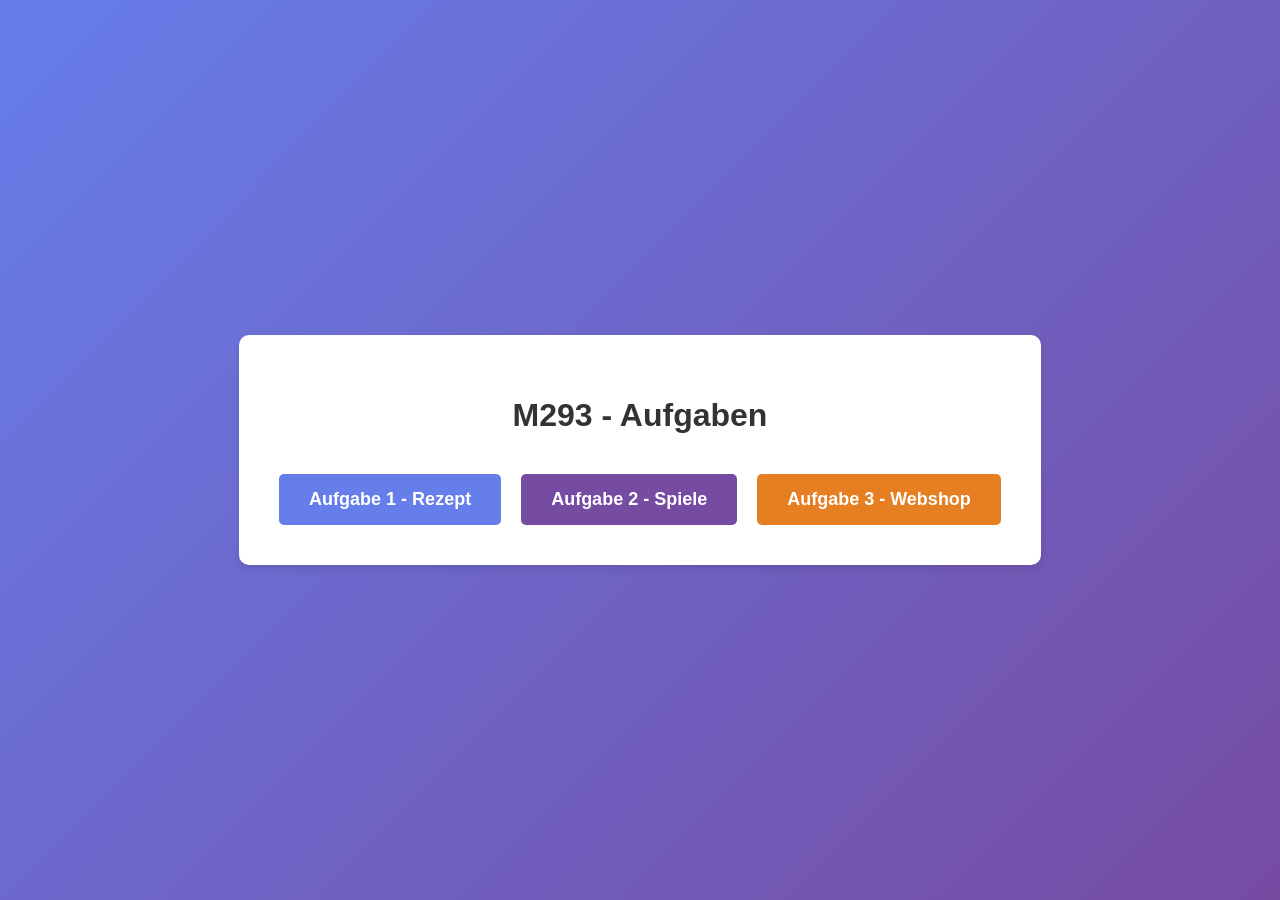
<file: index.html>
<!DOCTYPE html>
<html lang="de">
<head>
    <meta charset="UTF-8">
    <meta name="viewport" content="width=device-width, initial-scale=1.0">
    <title>M293 - Aufgaben</title>
    <style>
        body {
            font-family: Arial, sans-serif;
            display: flex;
            justify-content: center;
            align-items: center;
            height: 100vh;
            margin: 0;
            background: linear-gradient(135deg, #667eea 0%, #764ba2 100%);
        }
        .container {
            text-align: center;
            background: white;
            padding: 40px;
            border-radius: 10px;
            box-shadow: 0 4px 6px rgba(0, 0, 0, 0.1);
        }
        h1 {
            color: #333;
            margin-bottom: 40px;
        }
        .links {
            display: flex;
            gap: 20px;
            justify-content: center;
            flex-wrap: wrap;
        }
        a {
            padding: 15px 30px;
            font-size: 18px;
            text-decoration: none;
            border-radius: 5px;
            transition: background-color 0.3s;
            color: white;
            font-weight: bold;
        }
        .aufgabe1 {
            background-color: #667eea;
        }
        .aufgabe1:hover {
            background-color: #5568d3;
        }
        .aufgabe2 {
            background-color: #764ba2;
        }
        .aufgabe2:hover {
            background-color: #654a8a;
        }
        .aufgabe3 {
            background-color: #e67e22;
        }
        .aufgabe3:hover {
            background-color: #cf711d;
        }
    </style>
</head>
<body>
    <div class="container">
        <h1>M293 - Aufgaben</h1>
        <div class="links">
            <a href="Au.1/Rezept_Trileqe.html" class="aufgabe1">Aufgabe 1 - Rezept</a>
            <a href="Au.2/GeileSpiele.html" class="aufgabe2">Aufgabe 2 - Spiele</a>
            <a href="Au.3/index.html" class="aufgabe3">Aufgabe 3 - Webshop</a>
        </div>
    </div>
</body>
</html>
</file>
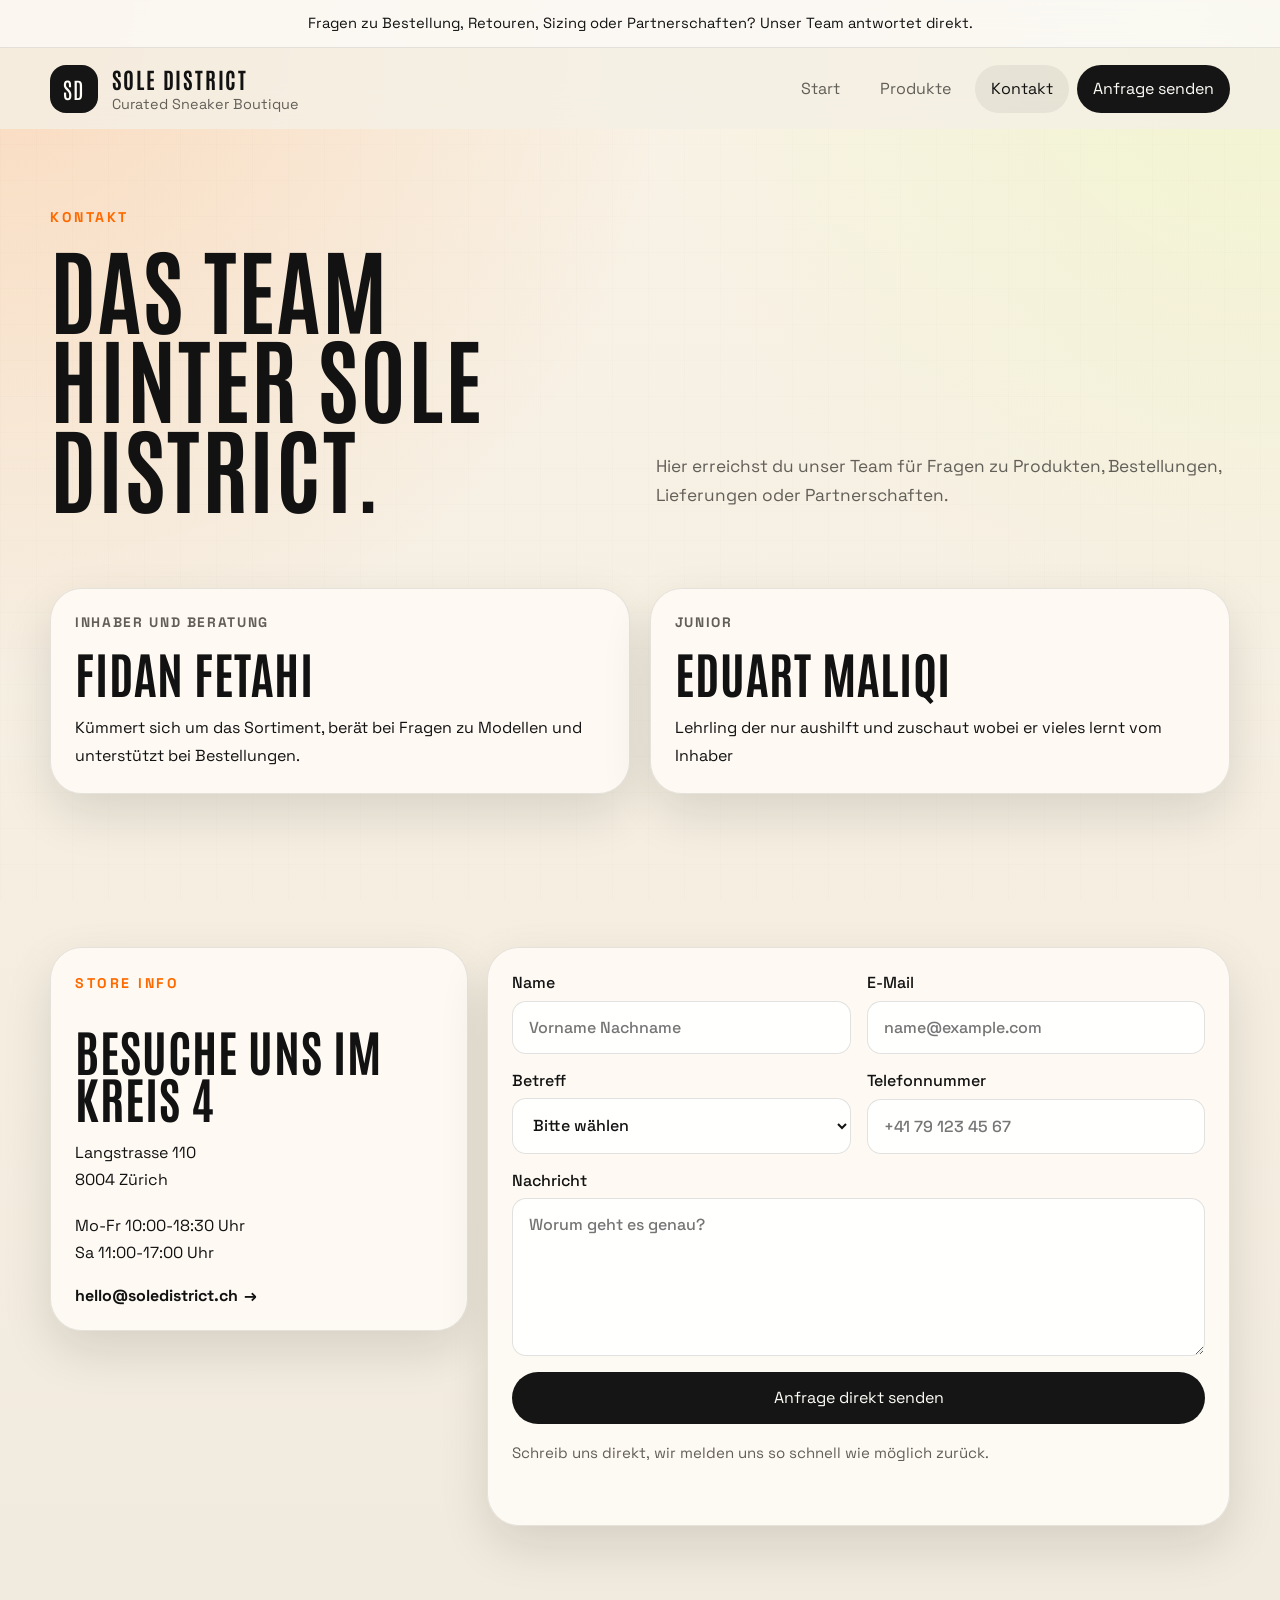
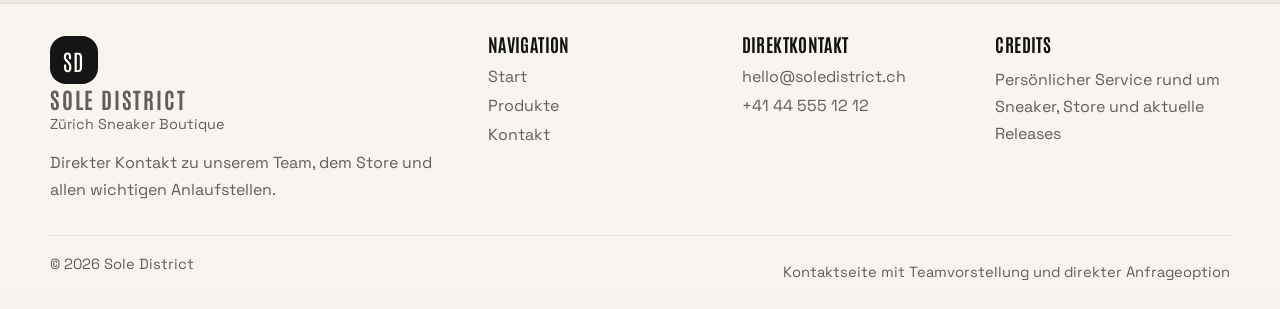
<file: Au.3/kontakt.html>
﻿<!DOCTYPE html>
<html lang='de-CH'>
<head>
  <meta charset='UTF-8'>
  <meta name='viewport' content='width=device-width, initial-scale=1.0'>
  <title>Sole District | Kontakt</title>
  <meta name='description' content='Kontaktseite mit Teamvorstellung und direkter Anfrageoption.'>
  <link rel="icon" type="image/svg+xml" href="assets/img/favicon.svg">
  <link rel='preconnect' href='https://fonts.googleapis.com'>
  <link rel='preconnect' href='https://fonts.gstatic.com' crossorigin>
  <link href='https://fonts.googleapis.com/css2?family=Antonio:wght@400;600;700&family=Space+Grotesk:wght@400;500;700&display=swap' rel='stylesheet'>
  <link rel='stylesheet' href='assets/css/styles.css'>
  <script defer src='assets/js/mobile-nav.js'></script>
  <script defer src='assets/js/form-submissions.js'></script>
</head>
<body data-page='contact'>
  <div class='site-shell'>
    <header class='site-header'>
      <div class='topbar'>
        <p>Fragen zu Bestellung, Retouren, Sizing oder Partnerschaften? Unser Team antwortet direkt.</p>
      </div>
      <div class='nav-wrap container'>
        <a class='brand' href='index.html' aria-label='Sole District Startseite'>
          <span class='brand-mark'>SD</span>
          <span class='brand-copy'>
            <strong>Sole District</strong>
            <span>Curated Sneaker Boutique</span>
          </span>
        </a>
        <button class='nav-toggle' type='button' aria-expanded='false' aria-controls='primary-nav' aria-label='Navigation öffnen'>
          <span class='nav-toggle-label'>Menü</span>
          <span class='nav-toggle-icon' aria-hidden='true'>
            <span></span>
            <span></span>
          </span>
        </button>
        <nav id='primary-nav' class='main-nav' aria-label='Hauptnavigation'>
          <a href='index.html'>Start</a>
          <a href='produkte.html'>Produkte</a>
          <a class='is-active' href='kontakt.html'>Kontakt</a>
          <a class='nav-cta' href='#contact-form'>Anfrage senden</a>
        </nav>
      </div>
    </header>

    <main>
      <section class='page-intro container'>
        <div>
          <p class='eyebrow'>Kontakt</p>
          <h1>Das Team hinter Sole District.</h1>
        </div>
        <p class='lead'>Hier erreichst du unser Team f&uuml;r Fragen zu Produkten, Bestellungen, Lieferungen oder Partnerschaften.</p>
      </section>

      <section class='section container'>
        <div class='team-grid'>
          <article class='team-card'>
            <span class='team-role'>Inhaber und Beratung</span>
            <h2>Fidan Fetahi</h2>
            <p>K&uuml;mmert sich um das Sortiment, ber&auml;t bei Fragen zu Modellen und unterst&uuml;tzt bei Bestellungen.</p>
          </article>
          <article class='team-card'>
            <span class='team-role'>Junior</span>
            <h2>Eduart Maliqi</h2>
            <p>Lehrling der nur aushilft und zuschaut wobei er vieles lernt vom Inhaber</p>
          </article>
        </div>
      </section>

      <section class='section container contact-layout'>
        <div class='contact-card'>
          <p class='eyebrow'>Store Info</p>
          <h2>Besuche uns im Kreis 4</h2>
          <p>Langstrasse 110<br>8004 Z&uuml;rich</p>
          <p>Mo-Fr 10:00-18:30 Uhr<br>Sa 11:00-17:00 Uhr</p>
          <a class='inline-link' href='mailto:hello@soledistrict.ch'>hello@soledistrict.ch</a>
        </div>

        <form id='contact-form' class='contact-form' data-api-form='contact' action='https://formspree.io/f/xeevqowb' method='POST'>
          <input type='hidden' name='formType' value='Kontaktanfrage'>
          <input type='hidden' name='_subject' value='Neue Kontaktanfrage über Sole District'>
          <div class='form-grid'>
            <label>
              Name
              <input type='text' name='name' placeholder='Vorname Nachname' autocomplete='name' required>
            </label>
            <label>
              E-Mail
              <input type='email' name='email' placeholder='name@example.com' autocomplete='email' required>
            </label>
            <label>
              Betreff
              <select name='subject' required>
                <option value=''>Bitte w&auml;hlen</option>
                <option value='Bestellung'>Bestellung</option>
                <option value='Lieferung'>Lieferung</option>
                <option value='Retouren'>Retouren</option>
                <option value='Collab'>Collab</option>
              </select>
            </label>
            <label>
              Telefonnummer
              <input type='tel' name='phone' placeholder='+41 79 123 45 67' autocomplete='tel'>
            </label>
          </div>
          <label>
            Nachricht
            <textarea name='message' rows='6' placeholder='Worum geht es genau?' required></textarea>
          </label>
          <button class='button button-primary' type='submit'>Anfrage direkt senden</button>
          <p class='form-note'>Schreib uns direkt, wir melden uns so schnell wie m&ouml;glich zur&uuml;ck.</p>
          <p class='form-feedback' aria-live='polite'></p>
        </form>
      </section>
    </main>

    <footer class='site-footer'>
      <div class='container footer-grid'>
        <div>
          <a class='brand brand-footer' href='index.html'>
            <span class='brand-mark'>SD</span>
            <span class='brand-copy'>
              <strong>Sole District</strong>
              <span>Z&uuml;rich Sneaker Boutique</span>
            </span>
          </a>
          <p>Direkter Kontakt zu unserem Team, dem Store und allen wichtigen Anlaufstellen.</p>
        </div>
        <div>
          <h3>Navigation</h3>
          <a href='index.html'>Start</a>
          <a href='produkte.html'>Produkte</a>
          <a href='kontakt.html'>Kontakt</a>
        </div>
        <div>
          <h3>Direktkontakt</h3>
          <a href='mailto:hello@soledistrict.ch'>hello@soledistrict.ch</a>
          <a href='tel:+41445551212'>+41 44 555 12 12</a>
        </div>
        <div>
          <h3>Credits</h3>
          <p>Pers&ouml;nlicher Service rund um Sneaker, Store und aktuelle Releases</p>
        </div>
      </div>
      <div class='footer-meta container'>
        <p>&copy; 2026 Sole District</p>
        <p>Kontaktseite mit Teamvorstellung und direkter Anfrageoption</p>
      </div>
    </footer>
  </div>
</body>
</html>
</file>
<file: Au.3/assets/css/styles.css>
﻿:root {
  --bg: #f5efe4;
  --bg-strong: #fffdf8;
  --surface: rgba(255, 252, 246, 0.86);
  --surface-dark: #151515;
  --ink: #121212;
  --muted: #625e58;
  --line: rgba(18, 18, 18, 0.1);
  --accent: #ff6a00;
  --accent-soft: #ffd8bd;
  --highlight: #d5ff6e;
  --shadow: 0 20px 50px rgba(19, 19, 19, 0.12);
  --radius-xl: 32px;
  --radius-lg: 24px;
  --radius-md: 18px;
  --radius-sm: 14px;
  --container: min(1180px, calc(100% - 2rem));
}

*,
*::before,
*::after {
  box-sizing: border-box;
}

html {
  scroll-behavior: smooth;
}

body {
  margin: 0;
  color: var(--ink);
  font-family: "Space Grotesk", sans-serif;
  background:
    radial-gradient(circle at top left, rgba(255, 106, 0, 0.18), transparent 30%),
    radial-gradient(circle at top right, rgba(213, 255, 110, 0.2), transparent 28%),
    linear-gradient(180deg, #f9f3e7 0%, #f4ede0 55%, #efe8dd 100%);
}

body::before {
  position: fixed;
  inset: 0;
  z-index: -1;
  background-image: linear-gradient(rgba(18, 18, 18, 0.03) 1px, transparent 1px),
    linear-gradient(90deg, rgba(18, 18, 18, 0.03) 1px, transparent 1px);
  background-size: 36px 36px;
  content: "";
  opacity: 0.35;
  pointer-events: none;
}

img {
  display: block;
  max-width: 100%;
}

a {
  color: inherit;
  text-decoration: none;
}

button,
input,
select,
textarea {
  font: inherit;
}

button,
select {
  cursor: pointer;
}

button:disabled {
  cursor: wait;
}

iframe {
  border: 0;
}

.site-shell {
  min-height: 100vh;
  display: flex;
  flex-direction: column;
}

main {
  flex: 1;
}

h1,
h2,
h3 {
  margin: 0;
  font-family: "Antonio", sans-serif;
  line-height: 0.95;
  letter-spacing: 0.02em;
  text-transform: uppercase;
}

h1 {
  font-size: clamp(3.2rem, 8vw, 5.9rem);
}

h2 {
  font-size: clamp(2rem, 4vw, 3.1rem);
}

h3 {
  font-size: 1.15rem;
}

p {
  margin: 0;
  line-height: 1.7;
}

label {
  display: grid;
  gap: 0.45rem;
  font-weight: 500;
}

input,
select,
textarea {
  width: 100%;
  padding: 0.95rem 1rem;
  border: 1px solid rgba(18, 18, 18, 0.12);
  border-radius: var(--radius-sm);
  background: rgba(255, 255, 255, 0.86);
  color: var(--ink);
}

input:focus,
select:focus,
textarea:focus {
  outline: 2px solid rgba(255, 106, 0, 0.25);
  border-color: rgba(255, 106, 0, 0.45);
}

.container,
.page-intro,
.hero {
  width: var(--container);
  margin-inline: auto;
}

.topbar {
  padding: 0.7rem 1rem;
  border-bottom: 1px solid var(--line);
  background: rgba(255, 255, 255, 0.55);
  text-align: center;
  font-size: 0.92rem;
}

.topbar p {
  margin: 0;
}

.site-header {
  position: sticky;
  top: 0;
  z-index: 30;
  backdrop-filter: blur(18px);
  background: rgba(245, 239, 228, 0.82);
}

.nav-wrap {
  display: flex;
  align-items: center;
  justify-content: space-between;
  gap: 1rem;
  padding: 1rem 0;
}

.brand {
  display: inline-flex;
  align-items: center;
  gap: 0.85rem;
}

.brand-mark {
  display: inline-grid;
  place-items: center;
  width: 3rem;
  height: 3rem;
  border-radius: 16px;
  background: var(--surface-dark);
  color: var(--bg-strong);
  font-family: "Antonio", sans-serif;
  font-size: 1.4rem;
  letter-spacing: 0.08em;
}

.brand-copy {
  display: grid;
  gap: 0.1rem;
}

.brand-copy strong {
  font-family: "Antonio", sans-serif;
  font-size: 1.4rem;
  font-weight: 700;
  letter-spacing: 0.08em;
  text-transform: uppercase;
}

.brand-copy span:last-child {
  color: var(--muted);
  font-size: 0.9rem;
}

.main-nav {
  display: flex;
  align-items: center;
  gap: 0.5rem;
}

.nav-toggle {
  display: none;
  align-items: center;
  justify-content: center;
  gap: 0.7rem;
  min-width: 6.4rem;
  height: 3.15rem;
  padding: 0 1rem;
  border: 1px solid var(--line);
  border-radius: 999px;
  background: rgba(255, 255, 255, 0.82);
  color: var(--ink);
  box-shadow: 0 12px 30px rgba(18, 18, 18, 0.08);
  transition: transform 180ms ease, background-color 180ms ease, border-color 180ms ease;
}

.nav-toggle:hover {
  transform: translateY(-1px);
  border-color: rgba(255, 106, 0, 0.3);
  background: rgba(255, 255, 255, 0.94);
}

.nav-toggle-label {
  font-size: 0.92rem;
  font-weight: 700;
  letter-spacing: 0.08em;
  text-transform: uppercase;
}

.nav-toggle-icon {
  position: relative;
  width: 1rem;
  height: 0.9rem;
}

.nav-toggle-icon span {
  position: absolute;
  left: 0;
  width: 100%;
  height: 2px;
  border-radius: 999px;
  background: currentColor;
  transition: transform 180ms ease, top 180ms ease;
}

.nav-toggle-icon span:first-child {
  top: 0.18rem;
}

.nav-toggle-icon span:last-child {
  top: 0.58rem;
}

.nav-toggle[aria-expanded='true'] .nav-toggle-icon span:first-child {
  top: 0.38rem;
  transform: rotate(45deg);
}

.nav-toggle[aria-expanded='true'] .nav-toggle-icon span:last-child {
  top: 0.38rem;
  transform: rotate(-45deg);
}

.main-nav a {
  padding: 0.85rem 1rem;
  border-radius: 999px;
  color: var(--muted);
  transition: background-color 180ms ease, color 180ms ease, transform 180ms ease;
}

.main-nav a:hover,
.main-nav a.is-active {
  background: rgba(18, 18, 18, 0.06);
  color: var(--ink);
}

.main-nav .nav-cta {
  background: var(--surface-dark);
  color: var(--bg-strong);
}

.main-nav .nav-cta:hover {
  background: var(--accent);
  color: var(--surface-dark);
}


.section,
.hero {
  padding: clamp(3rem, 6vw, 5rem) 0;
}

.hero {
  display: grid;
  grid-template-columns: minmax(0, 1.15fr) minmax(320px, 0.85fr);
  gap: 2rem;
  align-items: start;
}

.eyebrow {
  margin: 0 0 0.75rem;
  color: var(--accent);
  font-size: 0.88rem;
  font-weight: 700;
  letter-spacing: 0.18em;
  text-transform: uppercase;
}

.lead {
  max-width: 62ch;
  color: var(--muted);
  font-size: 1.08rem;
}

.hero-copy,
.hero-panel,
.newsletter-copy,
.contact-card,
.editorial-card,
.team-card {
  display: grid;
  gap: 1.15rem;
}

.hero-actions,
.filter-actions,
.pill-row,
.hero-stats,
.detail-badges {
  display: flex;
  flex-wrap: wrap;
  gap: 0.8rem;
}

.button,
.filter-button {
  display: inline-flex;
  align-items: center;
  justify-content: center;
  min-height: 3.15rem;
  padding: 0.9rem 1.4rem;
  border: 1px solid transparent;
  border-radius: 999px;
  transition: transform 180ms ease, background-color 180ms ease, color 180ms ease, border-color 180ms ease;
}

.button:hover,
.filter-button:hover {
  transform: translateY(-2px);
}

.button-primary {
  background: var(--surface-dark);
  color: var(--bg-strong);
}

.button-primary:hover {
  background: var(--accent);
  color: var(--surface-dark);
}

.button-secondary {
  border-color: var(--line);
  background: rgba(255, 255, 255, 0.55);
}

.inline-link {
  display: inline-flex;
  align-items: center;
  gap: 0.35rem;
  color: var(--ink);
  font-weight: 700;
}

.inline-link::after {
  content: "\2192";
}

.hero-stats {
  padding: 0;
  margin: 0;
  list-style: none;
}

.hero-stats li {
  min-width: 9.5rem;
  padding: 1rem 1.1rem;
  border: 1px solid var(--line);
  border-radius: var(--radius-md);
  background: rgba(255, 255, 255, 0.55);
}

.hero-stats strong {
  display: block;
  margin-bottom: 0.2rem;
  font-family: "Antonio", sans-serif;
  font-size: 1.8rem;
}

.hero-stats span {
  color: var(--muted);
  font-size: 0.95rem;
}

.hero-panel {
  padding: 1rem;
  border: 1px solid var(--line);
  border-radius: var(--radius-xl);
  background: linear-gradient(145deg, rgba(255, 255, 255, 0.8), rgba(255, 244, 236, 0.95));
  box-shadow: var(--shadow);
}

.hero-card {
  padding: 1.5rem;
  border-radius: var(--radius-lg);
  background: rgba(255, 255, 255, 0.7);
  display: grid;
  gap: 0.9rem;
}

.hero-card-accent {
  background: linear-gradient(145deg, rgba(213, 255, 110, 0.32), rgba(255, 255, 255, 0.8));
}

.hero-card-label,
.meta-label,
.team-role,
.product-meta {
  color: var(--muted);
  font-size: 0.86rem;
  font-weight: 700;
  letter-spacing: 0.12em;
  text-transform: uppercase;
}

.hero-card ul,
.spec-list {
  padding: 0;
  margin: 0;
  list-style: none;
  display: grid;
  gap: 0.7rem;
}

.hero-card li,
.spec-list li {
  padding-left: 1.2rem;
  position: relative;
}

.hero-card li::before,
.spec-list li::before {
  position: absolute;
  left: 0;
  color: var(--accent);
  content: "\2022";
}

.section-head {
  display: flex;
  align-items: end;
  justify-content: space-between;
  gap: 1.5rem;
  margin-bottom: 1.8rem;
  flex-wrap: wrap;
}

.section-text {
  max-width: 60ch;
  color: var(--muted);
}

.section-contrast {
  background: linear-gradient(180deg, rgba(18, 18, 18, 0.03), rgba(255, 255, 255, 0.22));
  border-block: 1px solid rgba(18, 18, 18, 0.06);
}

.category-grid,
.editorial-grid,
.team-grid,
.footer-grid,
.contact-layout,
.newsletter-panel,
.detail-secondary {
  display: grid;
  gap: 1.2rem;
}

.category-grid {
  grid-template-columns: repeat(auto-fit, minmax(170px, 1fr));
}

.category-card {
  min-height: 13rem;
  padding: 1.4rem;
  border-radius: var(--radius-lg);
  background:
    linear-gradient(160deg, rgba(255, 255, 255, 0.88), rgba(255, 236, 220, 0.82)),
    var(--bg-strong);
  border: 1px solid var(--line);
  display: grid;
  align-content: end;
  gap: 0.4rem;
  box-shadow: var(--shadow);
  transition: transform 180ms ease, border-color 180ms ease;
}

.category-card:hover {
  transform: translateY(-4px);
  border-color: rgba(255, 106, 0, 0.35);
}

.category-card span {
  color: var(--accent);
  font-size: 0.85rem;
  font-weight: 700;
  letter-spacing: 0.14em;
  text-transform: uppercase;
}

.editorial-grid {
  grid-template-columns: repeat(2, minmax(0, 1fr));
}

.editorial-card,
.contact-card,
.team-card,
.newsletter-panel,
.filter-panel,
.product-card,
.detail-media figure,
.detail-panel,
.order-panel,
.contact-form {
  border: 1px solid var(--line);
  border-radius: var(--radius-xl);
  background: var(--surface);
  box-shadow: var(--shadow);
}

.editorial-card,
.contact-card,
.team-card,
.detail-panel,
.order-panel,
.contact-form {
  padding: 1.5rem;
}

.editorial-card-dark {
  background: linear-gradient(145deg, rgba(18, 18, 18, 0.95), rgba(44, 44, 44, 0.92));
  color: var(--bg-strong);
}

.editorial-card-dark .eyebrow {
  color: var(--highlight);
}

.newsletter-panel {
  grid-template-columns: minmax(0, 1.1fr) minmax(300px, 0.9fr);
  padding: 1.5rem;
  gap: 1.5rem;
}

.newsletter-form,
.contact-form,
.order-form {
  display: grid;
  gap: 1rem;
}

.form-note,
.form-feedback,
.caption,
.results-bar,
.detail-credit {
  color: var(--muted);
  font-size: 0.94rem;
}

.form-feedback {
  min-height: 1.25rem;
}

.form-feedback.is-success {
  color: #1a7f37;
}

.form-feedback.is-error {
  color: #b42318;
}

.page-intro {
  padding-top: clamp(3rem, 6vw, 5rem);
  display: grid;
  grid-template-columns: repeat(2, minmax(0, 1fr));
  gap: 2rem;
  align-items: end;
}

.filter-panel {
  padding: 1.4rem;
  display: flex;
  align-items: end;
  justify-content: space-between;
  gap: 1rem;
  flex-wrap: wrap;
}

.filter-button {
  border-color: var(--line);
  background: rgba(255, 255, 255, 0.72);
}

.filter-button.is-active {
  background: var(--surface-dark);
  color: var(--bg-strong);
  border-color: var(--surface-dark);
}

.results-bar {
  margin: 1rem 0 1.5rem;
  display: flex;
  align-items: center;
  justify-content: space-between;
  gap: 1rem;
  flex-wrap: wrap;
}

.product-grid {
  display: grid;
  grid-template-columns: repeat(auto-fill, minmax(240px, 1fr));
  gap: 1.25rem;
  align-items: start;
}

.product-card {
  overflow: hidden;
}

.product-card-media {
  position: relative;
  aspect-ratio: 4 / 4.8;
  overflow: hidden;
  background: linear-gradient(180deg, rgba(255, 216, 189, 0.45), rgba(255, 255, 255, 0.4));
}

.product-card-media img {
  width: 100%;
  height: 100%;
  object-fit: cover;
  transition: transform 260ms ease;
}

.product-card:hover .product-card-media img {
  transform: scale(1.04);
}

.product-badge {
  position: absolute;
  top: 1rem;
  left: 1rem;
  padding: 0.45rem 0.75rem;
  border-radius: 999px;
  background: rgba(18, 18, 18, 0.82);
  color: var(--bg-strong);
  font-size: 0.75rem;
  font-weight: 700;
  letter-spacing: 0.08em;
  text-transform: uppercase;
}

.product-card-body {
  padding: 1.2rem;
  display: grid;
  gap: 0.8rem;
}

.product-card-header {
  display: flex;
  align-items: start;
  justify-content: space-between;
  gap: 1rem;
}

.product-card-header h3 {
  font-size: 1.45rem;
}

.price-tag {
  color: var(--accent);
  font-weight: 700;
  white-space: nowrap;
}

.product-copy {
  color: var(--muted);
  font-size: 0.96rem;
}

.chip {
  display: inline-flex;
  align-items: center;
  min-height: 2.05rem;
  padding: 0.35rem 0.7rem;
  border-radius: 999px;
  border: 1px solid rgba(18, 18, 18, 0.08);
  background: rgba(255, 255, 255, 0.65);
  font-size: 0.83rem;
}

.product-actions {
  display: flex;
  align-items: center;
  justify-content: space-between;
  gap: 1rem;
  flex-wrap: wrap;
}

.product-actions .button-secondary {
  min-height: 2.6rem;
  padding-inline: 1rem;
}

.back-link {
  display: inline-flex;
  margin-bottom: 1.25rem;
  color: var(--muted);
  font-weight: 700;
}

.detail-layout {
  display: grid;
  gap: 1.4rem;
}

.detail-hero {
  display: grid;
  grid-template-columns: minmax(0, 1.05fr) minmax(320px, 0.95fr);
  gap: 1.5rem;
}

.detail-media figure {
  margin: 0;
  padding: 1rem;
}

.detail-media img {
  width: 100%;
  aspect-ratio: 4 / 4.8;
  border-radius: var(--radius-lg);
  object-fit: cover;
}

.detail-panel {
  display: grid;
  gap: 1rem;
  align-content: start;
}

.detail-price {
  font-family: "Antonio", sans-serif;
  font-size: clamp(2rem, 4vw, 3rem);
  color: var(--accent);
}

.detail-description {
  color: var(--muted);
}

.detail-secondary {
  grid-template-columns: minmax(0, 1fr) minmax(300px, 0.88fr);
}

.video-frame {
  position: relative;
  overflow: hidden;
  border-radius: var(--radius-lg);
  background: #000;
  padding-top: 56.25%;
}

.video-frame iframe {
  position: absolute;
  inset: 0;
  width: 100%;
  height: 100%;
}

.order-panel h2,
.detail-panel h2 {
  font-size: clamp(1.6rem, 3vw, 2.35rem);
}

.form-grid {
  display: grid;
  grid-template-columns: repeat(2, minmax(0, 1fr));
  gap: 1rem;
}

.order-summary {
  padding: 1rem;
  border-radius: var(--radius-md);
  background: rgba(255, 216, 189, 0.32);
  display: grid;
  gap: 0.35rem;
}

.contact-layout {
  grid-template-columns: minmax(260px, 0.72fr) minmax(0, 1.28fr);
  align-items: start;
}

.team-grid {
  grid-template-columns: repeat(auto-fit, minmax(230px, 1fr));
}

.footer-grid {
  grid-template-columns: 1.25fr repeat(3, minmax(0, 0.7fr));
}

.site-footer {
  margin-top: auto;
  border-top: 1px solid rgba(18, 18, 18, 0.08);
  background: rgba(255, 255, 255, 0.52);
}

.site-footer .footer-grid {
  padding: 2rem 0;
}

.site-footer h3 {
  margin-bottom: 0.75rem;
}

.site-footer a,
.site-footer p {
  display: block;
  color: var(--muted);
}

.site-footer a + a,
.site-footer p + p {
  margin-top: 0.5rem;
}

.brand-footer {
  margin-bottom: 1rem;
}

.footer-meta {
  padding: 1rem 0 1.5rem;
  border-top: 1px solid rgba(18, 18, 18, 0.08);
  display: flex;
  justify-content: space-between;
  gap: 1rem;
  flex-wrap: wrap;
  color: var(--muted);
  font-size: 0.92rem;
}

.empty-state {
  padding: 2rem;
  border: 1px dashed rgba(18, 18, 18, 0.16);
  border-radius: var(--radius-lg);
  background: rgba(255, 255, 255, 0.5);
  color: var(--muted);
}


@media (max-width: 960px) {
  .hero,
  .page-intro,
  .newsletter-panel,
  .detail-hero,
  .detail-secondary,
  .contact-layout,
  .editorial-grid,
  .footer-grid {
    grid-template-columns: 1fr;
  }

  .nav-wrap {
    display: grid;
    grid-template-columns: minmax(0, 1fr) auto;
    align-items: center;
  }

  .nav-toggle {
    display: inline-flex;
  }

  .main-nav {
    display: none;
    grid-column: 1 / -1;
    margin-top: 0.9rem;
    padding: 0.55rem;
    border: 1px solid var(--line);
    border-radius: var(--radius-lg);
    background: rgba(255, 252, 246, 0.96);
    box-shadow: var(--shadow);
  }

  .site-header.is-nav-open .main-nav {
    display: grid;
    gap: 0.35rem;
  }

  .main-nav a,
  .main-nav .nav-cta {
    width: 100%;
    justify-content: flex-start;
  }
}

@media (max-width: 720px) {
  .hero-stats li,
  .product-actions,
  .results-bar,
  .section-head {
    width: 100%;
  }

  .form-grid {
    grid-template-columns: 1fr;
  }

  h1 {
    font-size: clamp(2.7rem, 15vw, 4rem);
  }

  h2 {
    font-size: clamp(1.7rem, 10vw, 2.4rem);
  }

  .brand-copy span:last-child,
  .topbar {
    font-size: 0.84rem;
  }
}

@media (prefers-reduced-motion: reduce) {
  html {
    scroll-behavior: auto;
  }

  *,
  *::before,
  *::after {
    transition: none !important;
    animation: none !important;
  }
}
</file>
